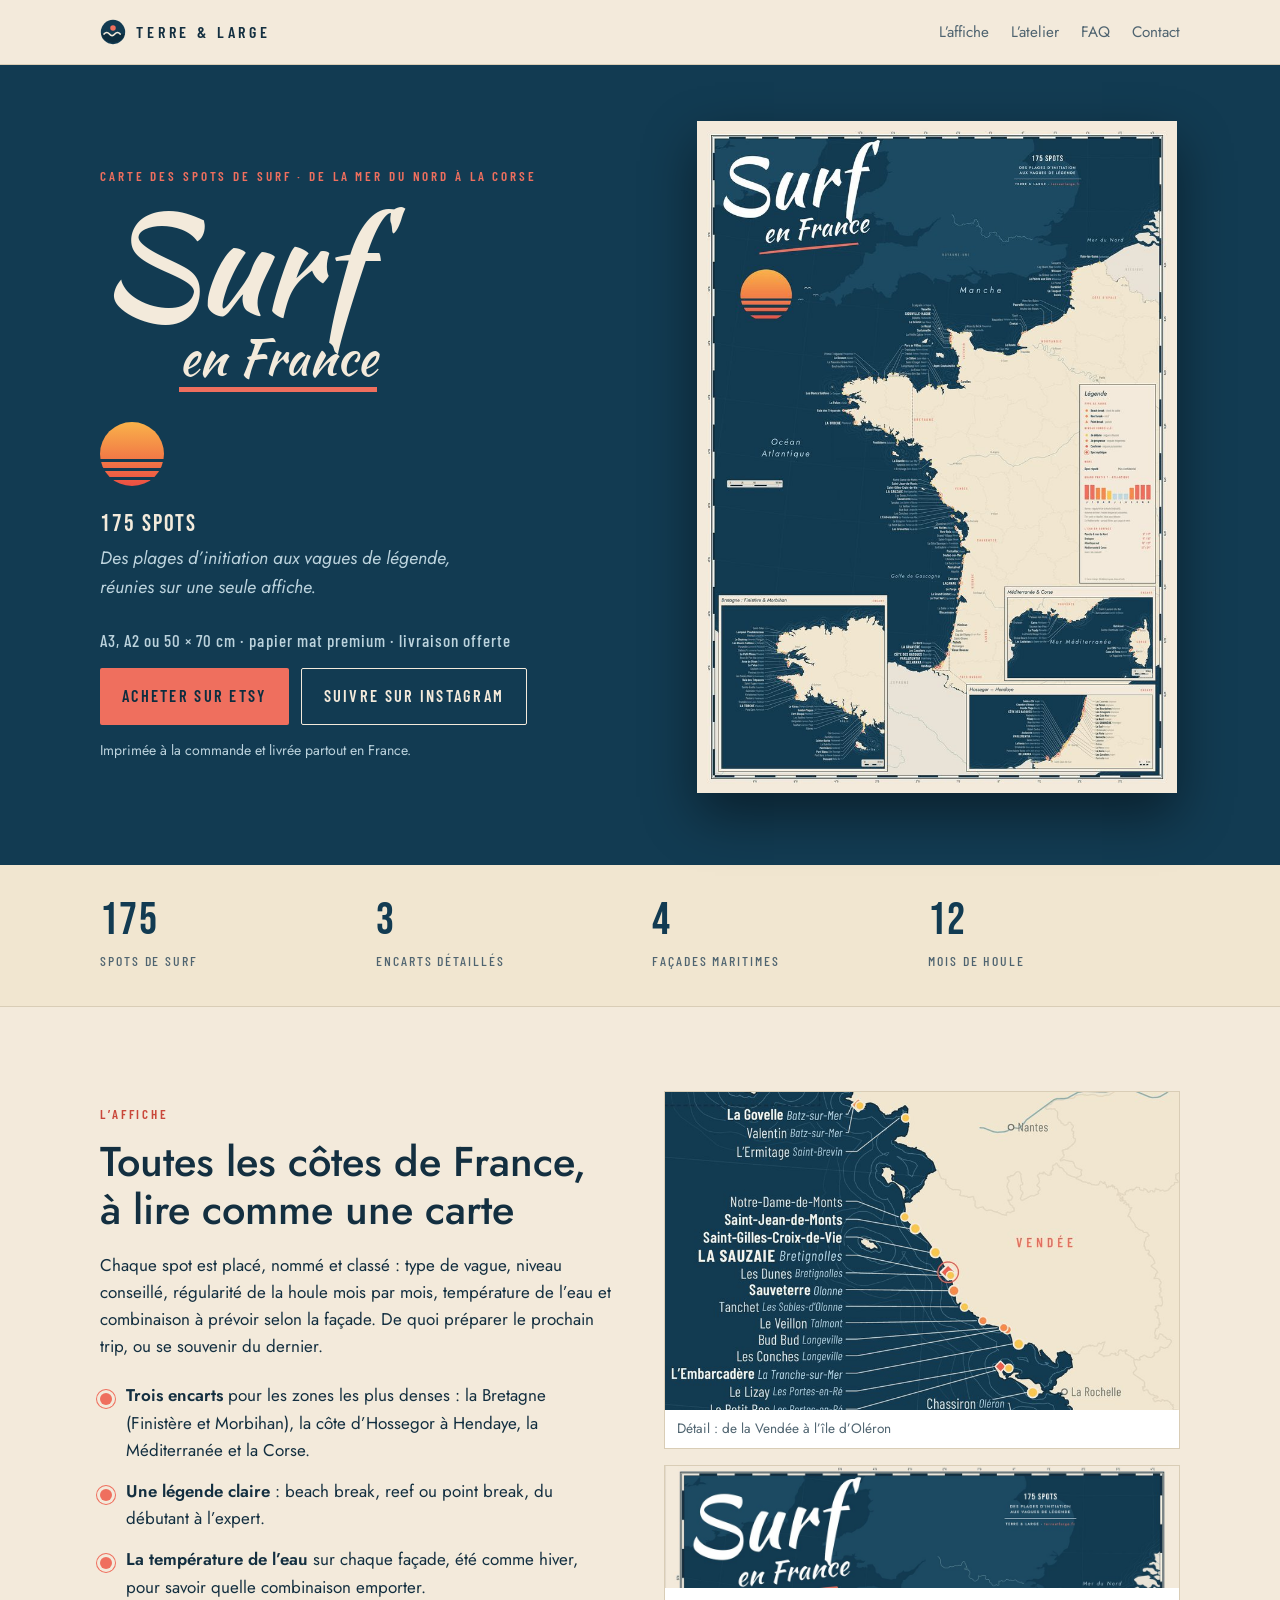
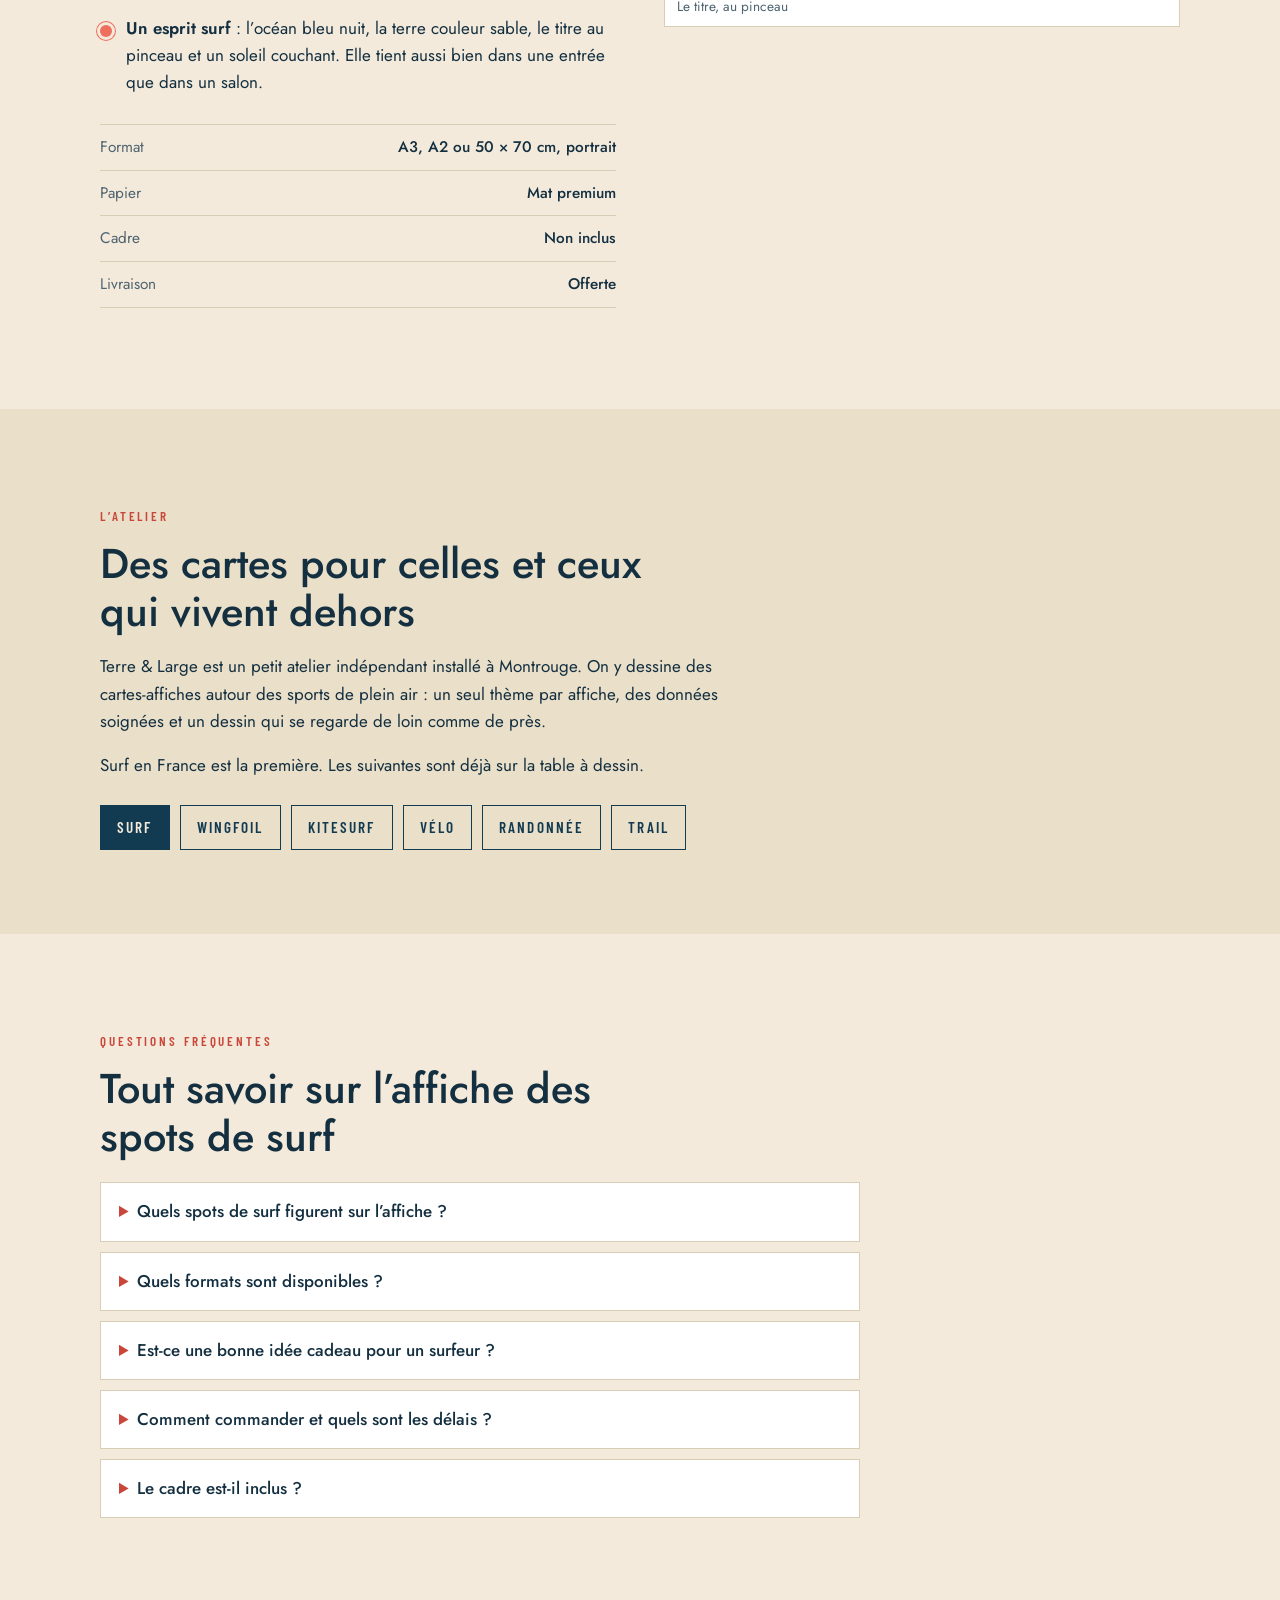
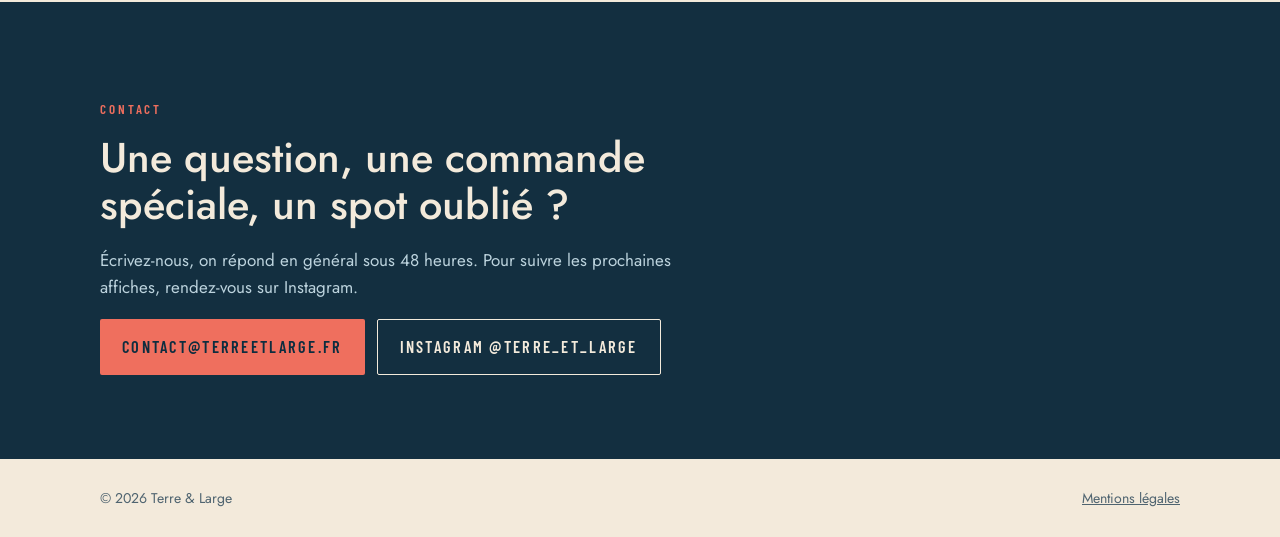
<file: index.html>
<!doctype html>
<html lang="fr">
<head>
<meta charset="utf-8">
<meta name="viewport" content="width=device-width,initial-scale=1">
<title>Affiche surf : carte des 175 spots de surf en France | Terre &amp; Large</title>
<meta name="description" content="Affiche carte des spots de surf en France : 175 spots de la Côte d'Opale au Pays basque, Bretagne et Corse. A3, A2 ou 50×70 cm. Idée cadeau pour surfeur, livraison offerte.">
<link rel="canonical" href="https://terreetlarge.fr/">
<link rel="icon" href="assets/favicon.svg?v=20261128" type="image/svg+xml">
<meta property="og:type" content="website">
<meta property="og:locale" content="fr_FR">
<meta property="og:site_name" content="Terre &amp; Large">
<meta property="og:title" content="Affiche Surf en France : 175 spots de surf sur une carte">
<meta property="og:description" content="La carte des spots de surf en France, de la Côte d'Opale à la Corse. A3, A2 ou 50×70 cm, livraison offerte.">
<meta property="og:image" content="https://terreetlarge.fr/assets/img/partage.jpg">
<meta property="og:image:width" content="1200">
<meta property="og:image:height" content="630">
<meta property="og:image:alt" content="Affiche Surf en France de Terre &amp; Large">
<meta name="twitter:card" content="summary_large_image">
<meta property="og:url" content="https://terreetlarge.fr/">
<meta name="theme-color" content="#123B52">
<link rel="preload" href="assets/fonts/jost-latin-wght-normal.woff2" as="font" type="font/woff2" crossorigin>
<link rel="preload" href="assets/fonts/kaushan-script-latin-400-normal.woff2" as="font" type="font/woff2" crossorigin>
<link rel="stylesheet" href="assets/style.css?v=20261128">
<script type="application/ld+json">
{
 "@context": "https://schema.org",
 "@graph": [
  {
   "@type": "Organization",
   "@id": "https://terreetlarge.fr/#marque",
   "name": "Terre & Large",
   "url": "https://terreetlarge.fr/",
   "logo": "https://terreetlarge.fr/assets/favicon.svg",
   "email": "contact@terreetlarge.fr",
   "sameAs": [
    "https://www.instagram.com/terre_et_large/",
    "https://terreetlarge.etsy.com/"
   ]
  },
  {
   "@type": "WebSite",
   "@id": "https://terreetlarge.fr/#site",
   "url": "https://terreetlarge.fr/",
   "name": "Terre & Large",
   "inLanguage": "fr-FR",
   "publisher": {
    "@id": "https://terreetlarge.fr/#marque"
   }
  },
  {
   "@type": "Product",
   "name": "Affiche Surf en France – carte des 175 spots de surf",
   "image": [
    "https://terreetlarge.fr/assets/img/affiche-surf-en-france.jpg",
    "https://terreetlarge.fr/assets/img/detail-atlantique.jpg"
   ],
   "description": "Affiche carte des spots de surf en France : 175 spots de la Côte d'Opale au Pays basque, Bretagne, Méditerranée et Corse. Formats A3, A2 ou 50 × 70 cm, papier mat premium.",
   "brand": {
    "@id": "https://terreetlarge.fr/#marque"
   },
   "category": "Affiches et posters",
   "url": "https://terreetlarge.fr/"
  },
  {
   "@type": "FAQPage",
   "mainEntity": [
    {
     "@type": "Question",
     "name": "Quels spots de surf figurent sur l’affiche ?",
     "acceptedAnswer": {
      "@type": "Answer",
      "text": "175 spots, de la Côte d’Opale et de la Normandie jusqu’au Pays basque, en passant par la Bretagne, la Vendée, les Landes, la Méditerranée et la Corse. On y trouve les spots d’initiation comme les vagues de légende : La Torche, Lacanau, La Gravière à Hossegor, la Côte des Basques, Parlementia ou Belharra."
     }
    },
    {
     "@type": "Question",
     "name": "Quels formats sont disponibles ?",
     "acceptedAnswer": {
      "@type": "Answer",
      "text": "Trois formats en portrait : A3 (29,7 × 42 cm), A2 (42 × 59,4 cm) et 50 × 70 cm, imprimés sur papier mat premium. L’affiche est livrée sans cadre."
     }
    },
    {
     "@type": "Question",
     "name": "Est-ce une bonne idée cadeau pour un surfeur ?",
     "acceptedAnswer": {
      "@type": "Answer",
      "text": "Oui : c’est un cadeau qui parle aussi bien à celui qui débute qu’au surfeur confirmé. Chaque spot indique le type de vague et le niveau conseillé, et la carte donne la température de l’eau par façade et la régularité de la houle mois par mois."
     }
    },
    {
     "@type": "Question",
     "name": "Comment commander et quels sont les délais ?",
     "acceptedAnswer": {
      "@type": "Answer",
      "text": "La commande se fait sur notre boutique Etsy. L’affiche est imprimée à la commande puis expédiée, avec la livraison offerte. Le délai exact est indiqué sur la fiche Etsy au moment de l’achat."
     }
    },
    {
     "@type": "Question",
     "name": "Le cadre est-il inclus ?",
     "acceptedAnswer": {
      "@type": "Answer",
      "text": "Non, l’affiche est vendue seule. Les formats A3, A2 et 50 × 70 cm sont standards : on trouve facilement un cadre à la bonne taille."
     }
    }
   ]
  }
 ]
}
</script>
</head>
<body>

<header class="top">
  <div class="wrap">
    <a class="logo" href="./" aria-label="Terre &amp; Large, accueil">
      <img src="assets/favicon.svg?v=20261128" alt="" width="26" height="26">Terre &amp; Large
    </a>
    <nav class="nav" aria-label="Menu">
      <a href="#affiche">L’affiche</a>
      <a class="opt" href="#atelier">L’atelier</a>
      <a class="opt" href="#faq">FAQ</a>
      <a href="#contact">Contact</a>
    </nav>
  </div>
</header>

<main>
  <section class="hero">
    <div class="wrap">
      <div>
        <p class="etiq">Carte des spots de surf · de la mer du Nord à la Corse</p>
        <h1><span class="surf">Surf</span><span class="fr">en France</span><span class="sr"> : affiche carte des spots de surf</span></h1>
        <div class="soleil" aria-hidden="true"></div>
        <p class="spots">175 spots</p>
        <p class="lede">Des plages d’initiation aux vagues de légende, réunies sur une seule affiche.</p>
        <p class="prix">A3, A2 ou 50 × 70 cm · papier mat premium · livraison offerte</p>
        <div class="btns">
          <a class="btn btn-plein" href="https://terreetlarge.etsy.com/listing/4627420322" rel="noopener" data-boutique="etsy">Acheter sur Etsy</a>
          <!-- Amazon : bouton masqué tant que la fiche n'existe pas. Mettre l'adresse de la fiche à la place de #, puis retirer les marques de commentaire.
          <a class="btn btn-ligne" href="#" data-boutique="amazon">Voir sur Amazon</a> -->
          <a class="btn btn-ligne" href="https://www.instagram.com/terre_et_large/" rel="noopener">Suivre sur Instagram</a>
        </div>
        <p class="note">Imprimée à la commande et livrée partout en France.</p>
      </div>
      <div class="visuel">
        <div class="cadre">
          <img src="assets/img/affiche-surf-en-france.jpg?v=20261128" width="700" height="980"
               srcset="assets/img/affiche-surf-en-france-800.jpg?v=20261128 800w, assets/img/affiche-surf-en-france.jpg?v=20261128 1400w"
               sizes="(max-width: 860px) 92vw, 480px" fetchpriority="high"
               alt="Affiche carte des spots de surf en France : la France couleur sable sur un océan bleu nuit, 175 spots, titre Surf en France au pinceau et trois encarts (Bretagne, Hossegor–Hendaye, Méditerranée et Corse).">
        </div>
      </div>
    </div>
  </section>

  <div class="bande" role="list">
    <div class="wrap">
      <div role="listitem"><div class="chiffre">175</div><div class="chiffre-l">spots de surf</div></div>
      <div role="listitem"><div class="chiffre">3</div><div class="chiffre-l">encarts détaillés</div></div>
      <div role="listitem"><div class="chiffre">4</div><div class="chiffre-l">façades maritimes</div></div>
      <div role="listitem"><div class="chiffre">12</div><div class="chiffre-l">mois de houle</div></div>
    </div>
  </div>

  <section class="sec" id="affiche">
    <div class="wrap deux">
      <div>
        <p class="etiq">L’affiche</p>
        <h2>Toutes les côtes de France, à lire comme une carte</h2>
        <p>Chaque spot est placé, nommé et classé : type de vague, niveau conseillé, régularité de la houle mois par mois, température de l’eau et combinaison à prévoir selon la façade. De quoi préparer le prochain trip, ou se souvenir du dernier.</p>
        <ul class="liste">
          <li><b>Trois encarts</b> pour les zones les plus denses : la Bretagne (Finistère et Morbihan), la côte d’Hossegor à Hendaye, la Méditerranée et la Corse.</li>
          <li><b>Une légende claire</b> : beach break, reef ou point break, du débutant à l’expert.</li>
          <li><b>La température de l’eau</b> sur chaque façade, été comme hiver, pour savoir quelle combinaison emporter.</li>
          <li><b>Un esprit surf</b> : l’océan bleu nuit, la terre couleur sable, le titre au pinceau et un soleil couchant. Elle tient aussi bien dans une entrée que dans un salon.</li>
        </ul>
        <dl class="fiche">
          <div><dt>Format</dt><dd>A3, A2 ou 50 × 70 cm, portrait</dd></div>
          <div><dt>Papier</dt><dd>Mat premium</dd></div>
          <div><dt>Cadre</dt><dd>Non inclus</dd></div>
          <div><dt>Livraison</dt><dd>Offerte</dd></div>
        </dl>
      </div>
      <div class="details">
        <figure>
          <img src="assets/img/detail-atlantique.jpg?v=20261128" width="840" height="520" loading="lazy"
               alt="Détail de la côte atlantique, de la Vendée à l’île d’Oléron, avec les noms des spots sur l’océan bleu nuit.">
          <figcaption>Détail : de la Vendée à l’île d’Oléron</figcaption>
        </figure>
        <figure>
          <img src="assets/img/detail-titre.jpg?v=20261128" width="1260" height="300" loading="lazy"
               alt="Titre de l’affiche : Surf en France, au pinceau, avec un soleil couchant.">
          <figcaption>Le titre, au pinceau</figcaption>
        </figure>
      </div>
    </div>
  </section>

  <section class="sec alt" id="atelier">
    <div class="wrap">
      <p class="etiq">L’atelier</p>
      <h2>Des cartes pour celles et ceux qui vivent dehors</h2>
      <p>Terre &amp; Large est un petit atelier indépendant installé à Montrouge. On y dessine des cartes-affiches autour des sports de plein air : un seul thème par affiche, des données soignées et un dessin qui se regarde de loin comme de près.</p>
      <p>Surf en France est la première. Les suivantes sont déjà sur la table à dessin.</p>
      <ul class="themes" aria-label="Thèmes des affiches">
        <li class="actif">Surf</li><li>Wingfoil</li><li>Kitesurf</li><li>Vélo</li><li>Randonnée</li><li>Trail</li>
      </ul>
    </div>
  </section>

  <section class="sec" id="faq">
    <div class="wrap">
      <p class="etiq">Questions fréquentes</p>
      <h2>Tout savoir sur l’affiche des spots de surf</h2>
      <div class="faq">
        <details>
          <summary>Quels spots de surf figurent sur l’affiche ?</summary>
          <p>175 spots, de la Côte d’Opale et de la Normandie jusqu’au Pays basque, en passant par la Bretagne, la Vendée, les Landes, la Méditerranée et la Corse. On y trouve les spots d’initiation comme les vagues de légende : La Torche, Lacanau, La Gravière à Hossegor, la Côte des Basques, Parlementia ou Belharra.</p>
        </details>
        <details>
          <summary>Quels formats sont disponibles ?</summary>
          <p>Trois formats en portrait : A3 (29,7 × 42 cm), A2 (42 × 59,4 cm) et 50 × 70 cm, imprimés sur papier mat premium. L’affiche est livrée sans cadre.</p>
        </details>
        <details>
          <summary>Est-ce une bonne idée cadeau pour un surfeur ?</summary>
          <p>Oui : c’est un cadeau qui parle aussi bien à celui qui débute qu’au surfeur confirmé. Chaque spot indique le type de vague et le niveau conseillé, et la carte donne la température de l’eau par façade et la régularité de la houle mois par mois.</p>
        </details>
        <details>
          <summary>Comment commander et quels sont les délais ?</summary>
          <p>La commande se fait sur notre boutique Etsy. L’affiche est imprimée à la commande puis expédiée, avec la livraison offerte. Le délai exact est indiqué sur la fiche Etsy au moment de l’achat.</p>
        </details>
        <details>
          <summary>Le cadre est-il inclus ?</summary>
          <p>Non, l’affiche est vendue seule. Les formats A3, A2 et 50 × 70 cm sont standards : on trouve facilement un cadre à la bonne taille.</p>
        </details>
      </div>
    </div>
  </section>

  <section class="sec contact" id="contact">
    <div class="wrap">
      <p class="etiq">Contact</p>
      <h2>Une question, une commande spéciale, un spot oublié ?</h2>
      <p>Écrivez-nous, on répond en général sous 48 heures. Pour suivre les prochaines affiches, rendez-vous sur Instagram.</p>
      <div class="btns">
        <a class="btn btn-plein" href="mailto:contact@terreetlarge.fr">contact@terreetlarge.fr</a>
        <a class="btn btn-ligne" href="https://www.instagram.com/terre_et_large/" rel="noopener">Instagram @terre_et_large</a>
      </div>
    </div>
  </section>
</main>

<footer class="pied">
  <div class="wrap">
    <span>© 2026 Terre &amp; Large</span>
    <a href="mentions-legales.html">Mentions légales</a>
  </div>
</footer>

<!-- Mesure d'audience Cloudflare Web Analytics (sans cookies) : JETON à remplacer -->
<script defer src="https://static.cloudflareinsights.com/beacon.min.js" data-cf-beacon='{"token": "JETON-CLOUDFLARE"}'></script>
</body>
</html>
</file>
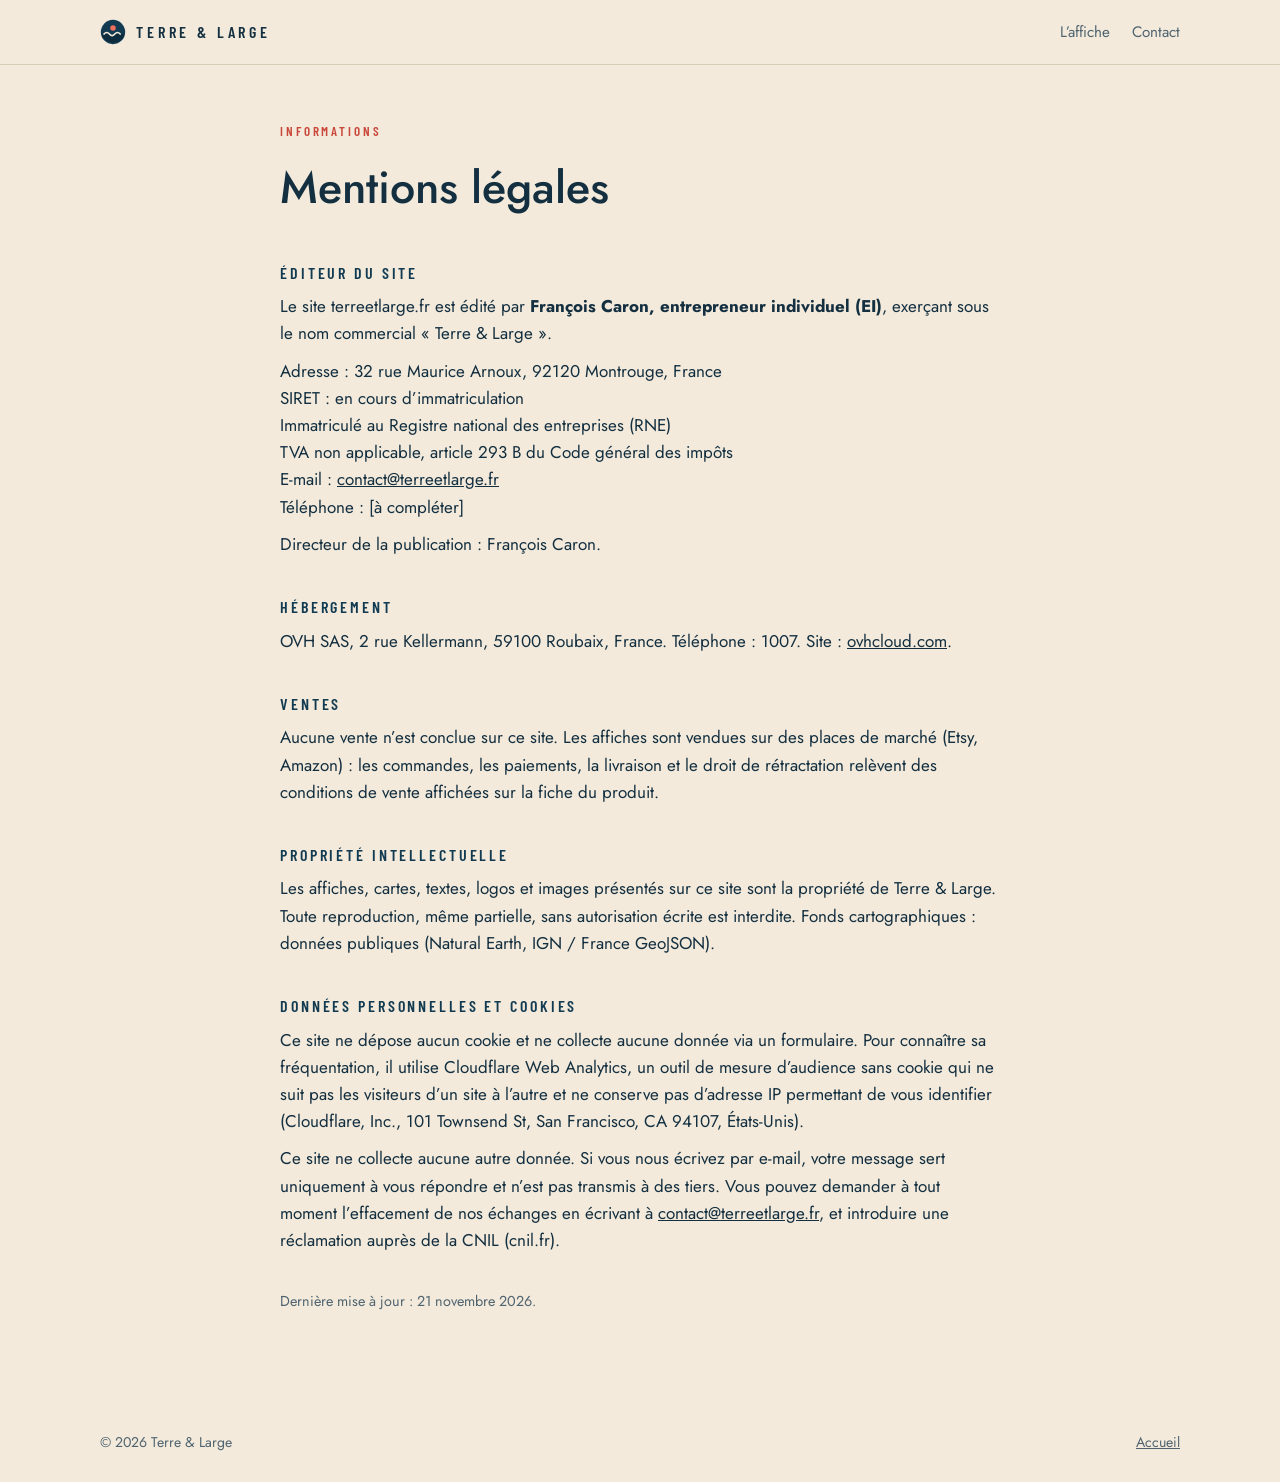
<file: mentions-legales.html>
<!doctype html>
<html lang="fr">
<head>
<meta charset="utf-8">
<meta name="viewport" content="width=device-width,initial-scale=1">
<title>Mentions légales · Terre &amp; Large</title>
<meta name="robots" content="noindex">
<link rel="icon" href="/assets/favicon.svg?v=20261128" type="image/svg+xml">
<link rel="stylesheet" href="/assets/style.css?v=20261128">
</head>
<body>
<header class="top">
  <div class="wrap">
    <a class="logo" href="/" aria-label="Terre &amp; Large, accueil"><img src="/assets/favicon.svg?v=20261128" alt="" width="26" height="26">Terre &amp; Large</a>
    <nav class="nav" aria-label="Menu"><a href="/#affiche">L’affiche</a><a href="/#contact">Contact</a></nav>
  </div>
</header>
<main class="texte">
  <div class="wrap">
    <p class="etiq">Informations</p>
    <h1>Mentions légales</h1>

    <h2>Éditeur du site</h2>
    <p>Le site terreetlarge.fr est édité par <b>François Caron, entrepreneur individuel (EI)</b>, exerçant sous le nom commercial « Terre &amp; Large ».</p>
    <p>Adresse : 32 rue Maurice Arnoux, 92120 Montrouge, France<br>
       <!-- À COMPLÉTER dès réception : numéro SIRET -->
       SIRET : en cours d’immatriculation<br>
       Immatriculé au Registre national des entreprises (RNE)<br>
       TVA non applicable, article 293 B du Code général des impôts<br>
       E-mail : <a href="mailto:contact@terreetlarge.fr">contact@terreetlarge.fr</a><br>
       <!-- À COMPLÉTER : numéro de téléphone (exigé par la loi pour l'éditeur d'un site professionnel) -->
       Téléphone : [à compléter]</p>
    <p>Directeur de la publication : François Caron.</p>

    <h2>Hébergement</h2>
    <p>OVH SAS, 2 rue Kellermann, 59100 Roubaix, France. Téléphone : 1007. Site : <a href="https://www.ovhcloud.com/fr/" rel="noopener">ovhcloud.com</a>.</p>

    <h2>Ventes</h2>
    <p>Aucune vente n’est conclue sur ce site. Les affiches sont vendues sur des places de marché (Etsy, Amazon) : les commandes, les paiements, la livraison et le droit de rétractation relèvent des conditions de vente affichées sur la fiche du produit.</p>

    <h2>Propriété intellectuelle</h2>
    <p>Les affiches, cartes, textes, logos et images présentés sur ce site sont la propriété de Terre &amp; Large. Toute reproduction, même partielle, sans autorisation écrite est interdite. Fonds cartographiques : données publiques (Natural Earth, IGN / France GeoJSON).</p>

    <h2>Données personnelles et cookies</h2>
    <p>Ce site ne dépose aucun cookie et ne collecte aucune donnée via un formulaire. Pour connaître sa fréquentation, il utilise Cloudflare Web Analytics, un outil de mesure d’audience sans cookie qui ne suit pas les visiteurs d’un site à l’autre et ne conserve pas d’adresse IP permettant de vous identifier (Cloudflare, Inc., 101 Townsend St, San Francisco, CA 94107, États-Unis).</p>
    <p>Ce site ne collecte aucune autre donnée. Si vous nous écrivez par e-mail, votre message sert uniquement à vous répondre et n’est pas transmis à des tiers. Vous pouvez demander à tout moment l’effacement de nos échanges en écrivant à <a href="mailto:contact@terreetlarge.fr">contact@terreetlarge.fr</a>, et introduire une réclamation auprès de la CNIL (cnil.fr).</p>

    <p style="margin-top:36px;color:var(--gris);font-size:.9rem">Dernière mise à jour : 21 novembre 2026.</p>
  </div>
</main>
<footer class="pied">
  <div class="wrap"><span>© 2026 Terre &amp; Large</span><a href="/">Accueil</a></div>
</footer>
</body>
</html>
</file>
<file: assets/style.css>
/* Terre & Large — feuille de style unique. Couleurs reprises de l'affiche « Esprit surf » (style 4). */
@font-face{font-family:"Jost";src:url(fonts/jost-latin-wght-normal.woff2) format("woff2");font-weight:300 700;font-style:normal;font-display:swap}
@font-face{font-family:"Jost";src:url(fonts/jost-latin-wght-italic.woff2) format("woff2");font-weight:300 700;font-style:italic;font-display:swap}
@font-face{font-family:"Barlow Condensed";src:url(fonts/barlow-condensed-latin-500-normal.woff2) format("woff2");font-weight:500;font-display:swap}
@font-face{font-family:"Barlow Condensed";src:url(fonts/barlow-condensed-latin-600-normal.woff2) format("woff2");font-weight:600;font-display:swap}
@font-face{font-family:"Kaushan Script";src:url(fonts/kaushan-script-latin-400-normal.woff2) format("woff2");font-weight:400;font-display:swap}
@font-face{font-family:"Bebas Neue";src:url(fonts/bebas-neue-latin-400-normal.woff2) format("woff2");font-weight:400;font-display:swap}

:root{
  --papier:#F3EADB; --papier-2:#EADFC9; --terre:#F1E6D0; --encre:#132F40; --gris:#4F6470;
  --ocean:#123B52; --ocean-fonce:#0D2D3F; --ecume:#BCD3DD; --corail:#EF6F5E; --corail-fonce:#C9473A;
  --soleil-haut:#F9B24A; --soleil-bas:#EC4F43;
  --trait:#D9CDB6;
  --f-titre:"Jost",system-ui,sans-serif; --f-texte:"Jost",system-ui,sans-serif; --f-etiq:"Barlow Condensed","Arial Narrow",sans-serif;
  --f-pinceau:"Kaushan Script","Brush Script MT",cursive; --f-affiche:"Bebas Neue","Arial Narrow",sans-serif;
  --max:1120px;
}
*,*::before,*::after{box-sizing:border-box}
html{scroll-behavior:smooth;-webkit-text-size-adjust:100%}
body{margin:0;background:var(--papier);color:var(--encre);font:400 17px/1.6 var(--f-texte)}
img{max-width:100%;height:auto;display:block}
a{color:inherit}
:focus-visible{outline:2px solid var(--corail);outline-offset:3px}
.wrap{max-width:var(--max);margin:0 auto;padding:0 20px}
.etiq{font-family:var(--f-etiq);font-weight:600;font-size:.82rem;letter-spacing:.22em;text-transform:uppercase;color:var(--corail-fonce)}
.sr{position:absolute;width:1px;height:1px;overflow:hidden;clip:rect(0 0 0 0)}

/* En-tête */
.top{border-bottom:1px solid var(--trait)}
.top .wrap{display:flex;align-items:center;justify-content:space-between;gap:16px;min-height:64px}
.logo{display:flex;align-items:center;gap:10px;text-decoration:none;font-family:var(--f-etiq);font-weight:600;letter-spacing:.24em;font-size:1rem;text-transform:uppercase;white-space:nowrap}
.logo svg{width:26px;height:26px;flex:none}
.nav{display:flex;gap:22px;font-size:.95rem}
.nav a{text-decoration:none;color:var(--gris)}
.nav a:hover{color:var(--encre)}

/* Accueil : bandeau bleu nuit, comme la mer de l'affiche */
.hero{padding:56px 0 72px;background:var(--ocean);color:var(--papier)}
.hero .etiq{color:var(--corail)}
.hero .wrap{display:grid;grid-template-columns:1.05fr .95fr;gap:56px;align-items:center}
.hero h1{margin:10px 0 0;line-height:1;font-weight:400}
.hero h1 .surf{display:block;font-family:var(--f-pinceau);font-size:clamp(4.4rem,13vw,8.6rem);line-height:.95;letter-spacing:-.01em}
.hero h1 .fr{display:inline-block;font-family:var(--f-pinceau);font-size:clamp(1.9rem,5vw,3.1rem);margin:.05em 0 0 1.6em;padding-bottom:.18em;
  background:linear-gradient(var(--corail),var(--corail)) left bottom/100% 5px no-repeat}
.soleil{width:64px;height:64px;border-radius:50%;margin:30px 0 0;
  background:repeating-linear-gradient(to bottom,transparent 0 58%,var(--ocean) 58% 63%,transparent 63% 72%,var(--ocean) 72% 77%,transparent 77% 86%,var(--ocean) 86% 90%,transparent 90%),
  linear-gradient(var(--soleil-haut),var(--soleil-bas))}
.spots{font-family:var(--f-affiche);font-size:1.5rem;letter-spacing:.08em;margin:26px 0 0;line-height:1}
.hero .lede{font-size:1.12rem;color:var(--ecume);font-style:italic;max-width:36ch;margin:8px 0 26px}
.prix{font-family:var(--f-etiq);font-weight:500;letter-spacing:.06em;color:var(--ecume);margin:0 0 14px}
.btns{display:flex;flex-wrap:wrap;gap:12px}
.btn{display:inline-flex;align-items:center;gap:10px;padding:14px 22px;border-radius:2px;text-decoration:none;font-family:var(--f-etiq);font-weight:600;font-size:1.02rem;letter-spacing:.14em;text-transform:uppercase;transition:background .15s,color .15s,border-color .15s}
.btn-plein{background:var(--corail-fonce);color:#fff}
.btn-plein:hover{background:#A93A2F}
.btn-ligne{border:1.5px solid var(--encre);color:var(--encre)}
.btn-ligne:hover{background:var(--encre);color:var(--papier)}
.hero .btn-plein{background:var(--corail);color:var(--ocean-fonce)}
.hero .btn-plein:hover{background:var(--soleil-haut)}
.hero .btn-ligne{border-color:var(--papier);color:var(--papier)}
.hero .btn-ligne:hover{background:var(--papier);color:var(--ocean)}
.note{font-size:.88rem;color:var(--ecume);margin:14px 0 0}

.cadre img{box-shadow:0 22px 50px rgba(0,0,0,.45);margin:0 auto;max-height:80vh;width:auto}

/* Bande océan */
.bande{background:var(--terre);color:var(--ocean);border-bottom:1px solid var(--trait)}
.bande .wrap{display:grid;grid-template-columns:repeat(4,1fr);gap:24px;padding-top:34px;padding-bottom:34px}
.chiffre{font-family:var(--f-affiche);font-size:2.8rem;line-height:1;letter-spacing:.03em}
.chiffre-l{font-family:var(--f-etiq);font-weight:500;letter-spacing:.14em;text-transform:uppercase;font-size:.86rem;color:var(--gris);margin-top:6px}

/* Sections */
section{scroll-margin-top:12px}
.sec{padding:84px 0}
.sec h2{font-family:var(--f-titre);font-weight:500;font-size:clamp(1.9rem,4vw,2.6rem);line-height:1.15;margin:10px 0 18px;max-width:22ch}
.sec p{max-width:62ch}
.deux{display:grid;grid-template-columns:1fr 1fr;gap:48px;align-items:start}
.liste{list-style:none;padding:0;margin:22px 0 0;display:grid;gap:14px}
.liste li{padding-left:26px;position:relative}
.liste li::before{content:"";position:absolute;left:0;top:.62em;width:12px;height:12px;border-radius:50%;background:var(--corail);box-shadow:0 0 0 3px var(--papier),0 0 0 4px var(--corail)}
.liste b{font-weight:600}
.details{display:grid;gap:16px}
.details figure{margin:0;border:1px solid var(--trait);background:#fff}
.details figcaption{font-size:.85rem;color:var(--gris);padding:8px 12px}
.fiche{margin-top:28px;border-top:1px solid var(--trait)}
.fiche div{display:flex;justify-content:space-between;gap:16px;padding:10px 0;border-bottom:1px solid var(--trait);font-size:.96rem}
.fiche dt{color:var(--gris)}
.fiche dd{margin:0;text-align:right;font-weight:500}

.alt{background:var(--papier-2)}
.themes{display:flex;flex-wrap:wrap;gap:10px;margin:26px 0 0;padding:0;list-style:none}
.themes li{font-family:var(--f-etiq);font-weight:600;letter-spacing:.14em;text-transform:uppercase;font-size:.95rem;padding:9px 16px;border:1.5px solid var(--ocean);color:var(--ocean)}
.themes li.actif{background:var(--ocean);color:var(--papier)}

.contact{background:var(--encre);color:var(--papier)}
.contact .etiq{color:var(--corail)}
.contact p{color:var(--ecume)}
.contact .btn-plein{background:var(--corail);color:var(--ocean-fonce)}
.contact .btn-plein:hover{background:var(--soleil-haut)}
.contact .btn-ligne{border-color:var(--papier);color:var(--papier)}
.contact .btn-ligne:hover{background:var(--papier);color:var(--encre)}

/* Pied de page */
.pied{padding:28px 0;font-size:.88rem;color:var(--gris)}
.pied .wrap{display:flex;flex-wrap:wrap;justify-content:space-between;gap:12px}
.pied a{color:var(--gris)}

/* Page texte (mentions légales) */
.texte{padding:56px 0 80px}
.texte .wrap{max-width:760px}
.texte h1{font-family:var(--f-titre);font-weight:500;font-size:clamp(2rem,5vw,2.8rem);margin:8px 0 28px}
.texte h2{font-family:var(--f-etiq);font-weight:600;letter-spacing:.18em;text-transform:uppercase;font-size:1rem;color:var(--ocean);margin:36px 0 8px}
.texte p{margin:0 0 10px}

@media (max-width:860px){
  .hero{padding:32px 0 56px}
  .hero .wrap,.deux{grid-template-columns:1fr;gap:36px}
  .cadre img{max-height:none;width:100%}
  .hero .visuel{order:0}
  .bande .wrap{grid-template-columns:repeat(2,1fr)}
  .sec{padding:60px 0}
}
@media (max-width:520px){
  body{font-size:16px}
  .wrap{padding:0 16px}
  .nav{gap:14px;font-size:.9rem}
  .nav .opt{display:none}
  .logo{font-size:.9rem;letter-spacing:.18em}
  .btn{width:100%;justify-content:center}
  .soleil{width:44px;height:44px;margin-top:20px}
}
@media (prefers-reduced-motion:reduce){html{scroll-behavior:auto}}

/* Questions fréquentes */
.faq{display:grid;gap:10px;margin-top:22px;max-width:760px}
.faq details{border:1px solid var(--trait);background:#fff;padding:0 18px}
.faq summary{cursor:pointer;padding:15px 0;font-weight:500;list-style-position:inside}
.faq summary::marker{color:var(--corail-fonce)}
.faq details[open] summary{border-bottom:1px solid var(--trait)}
.faq details p{margin:12px 0 16px;color:var(--gris)}
</file>
